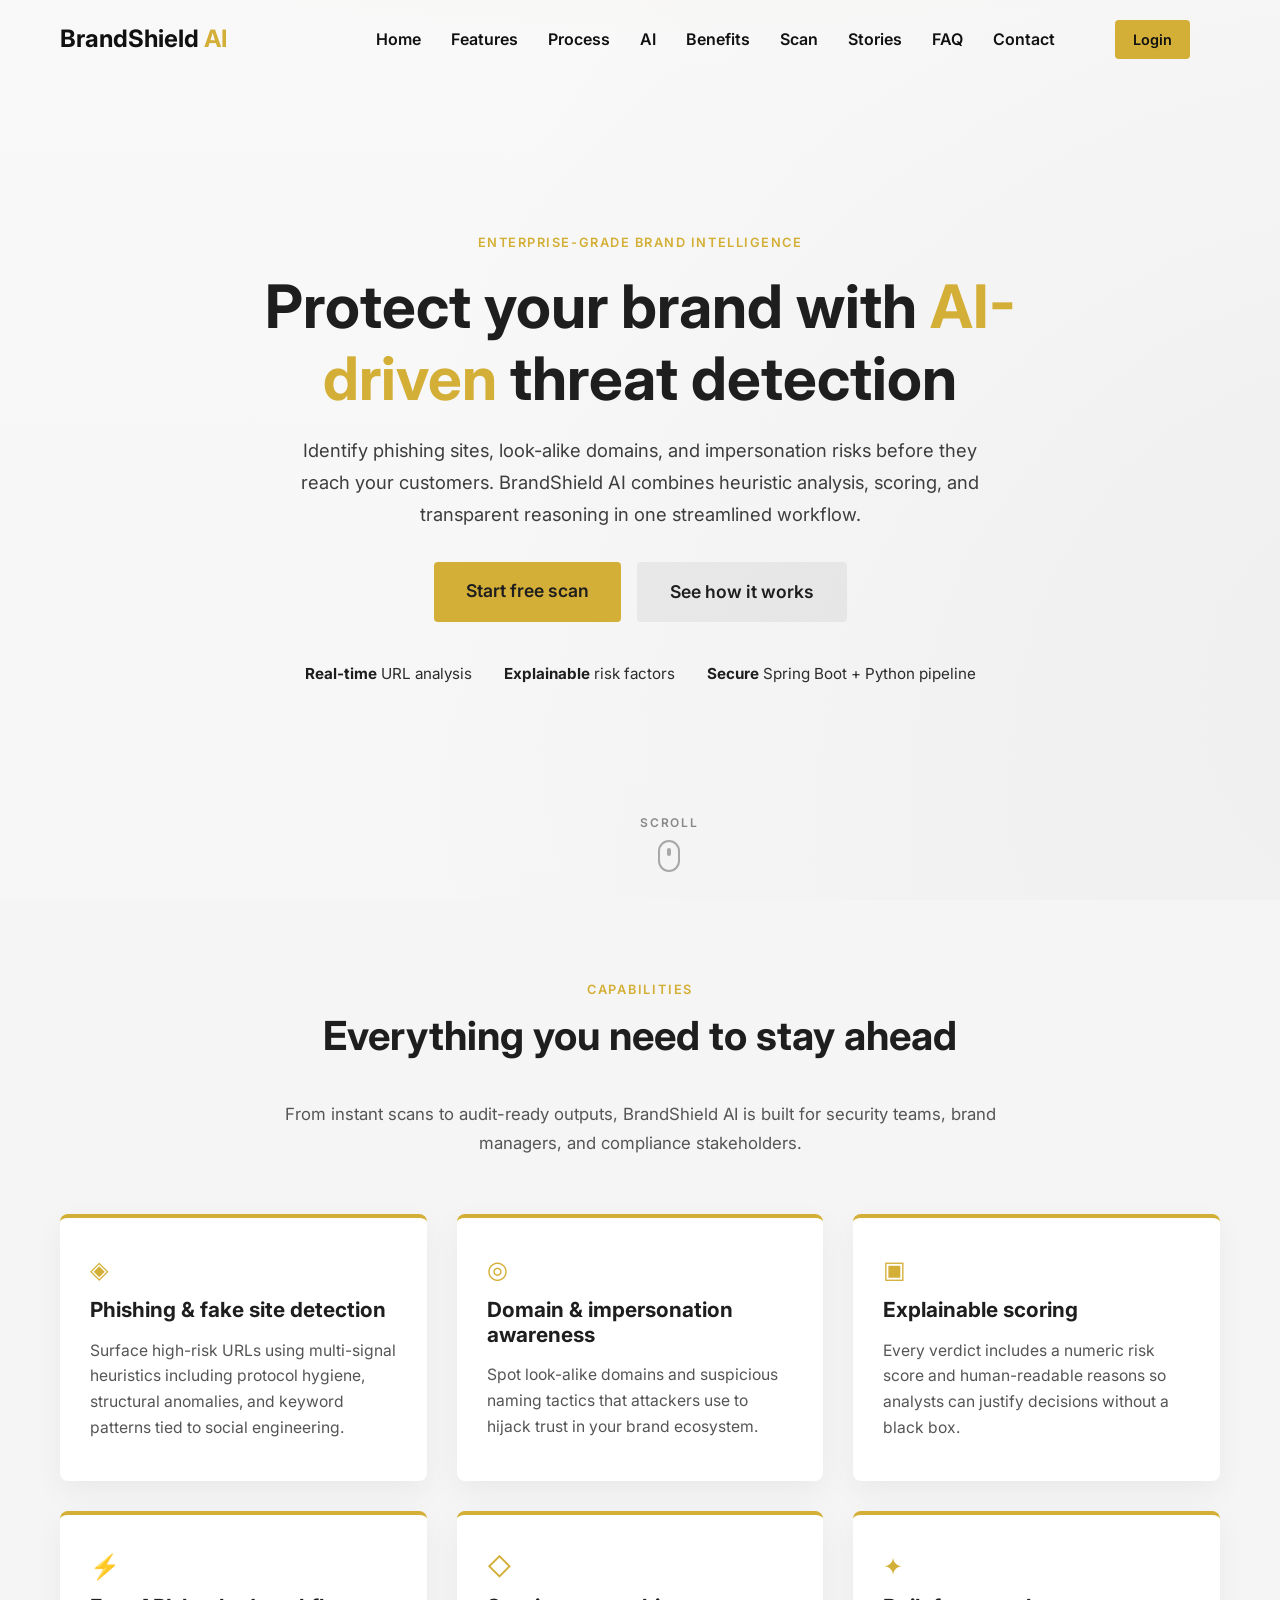
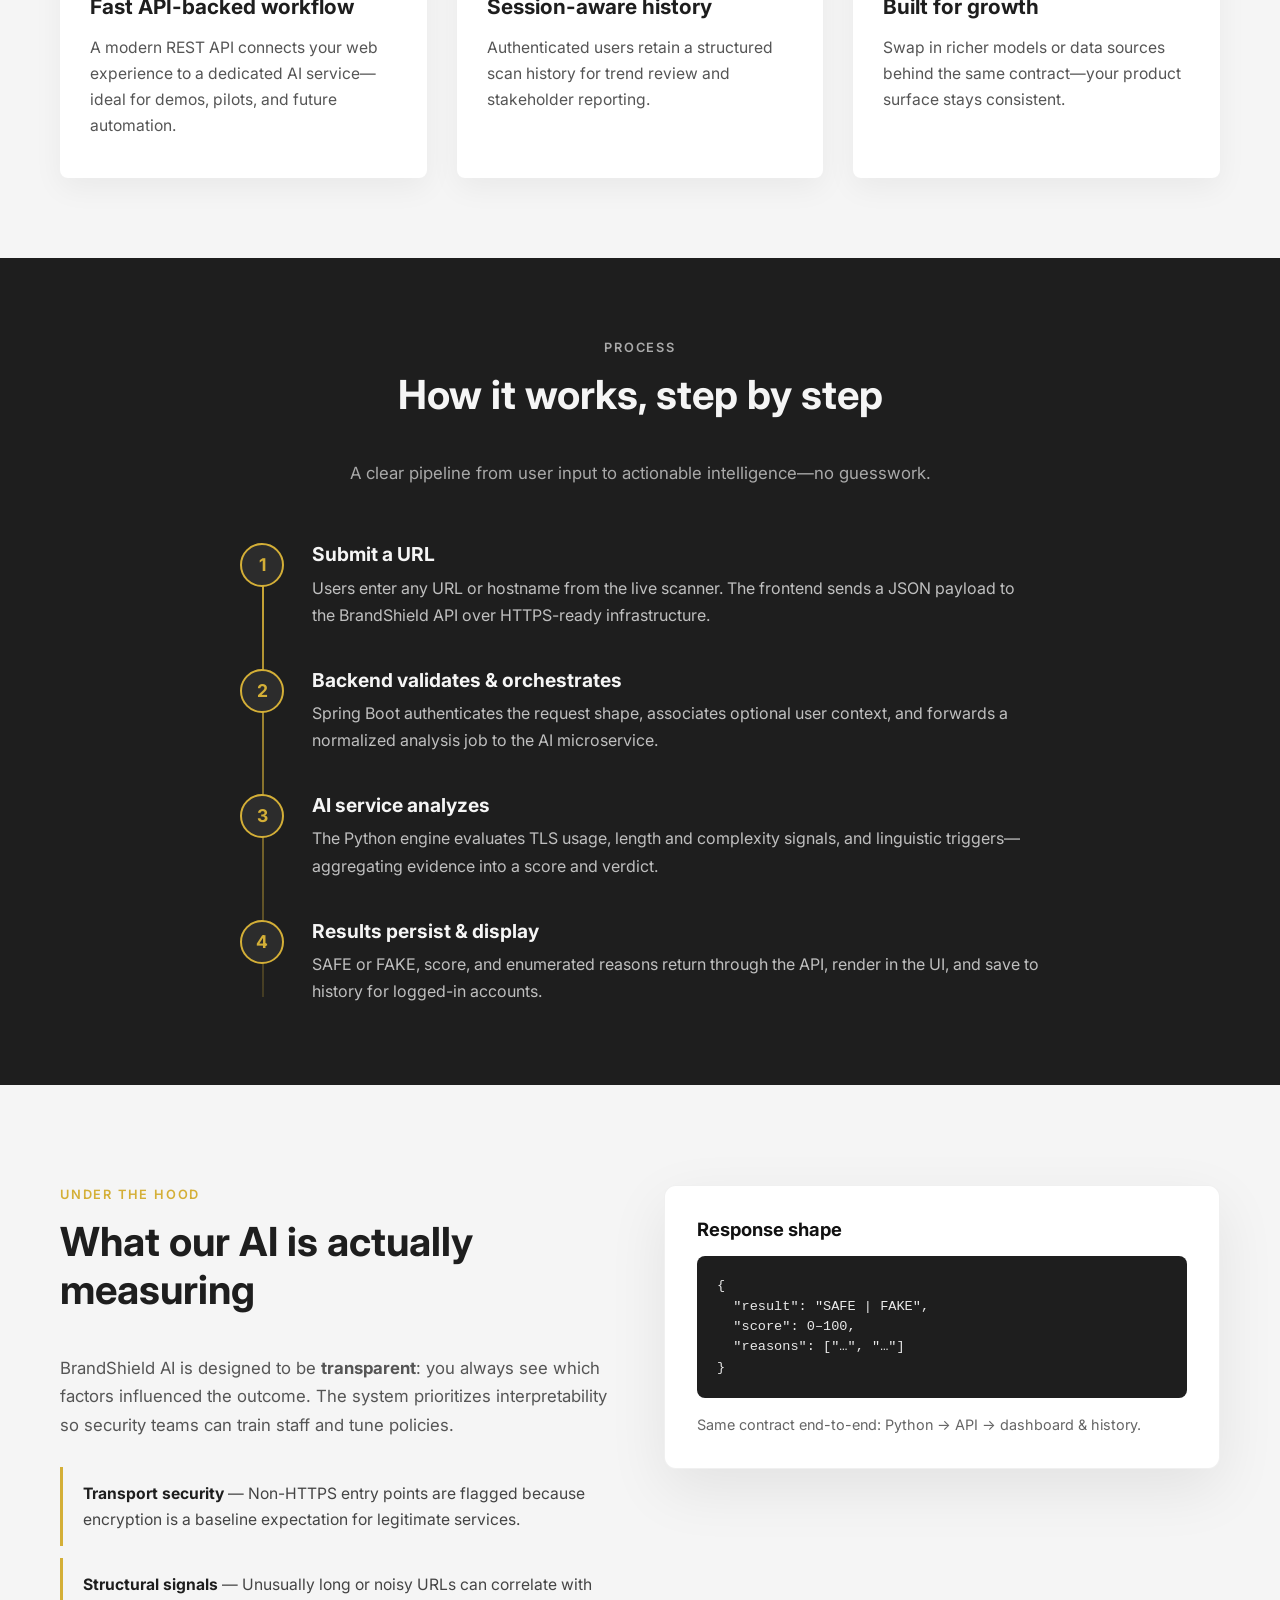
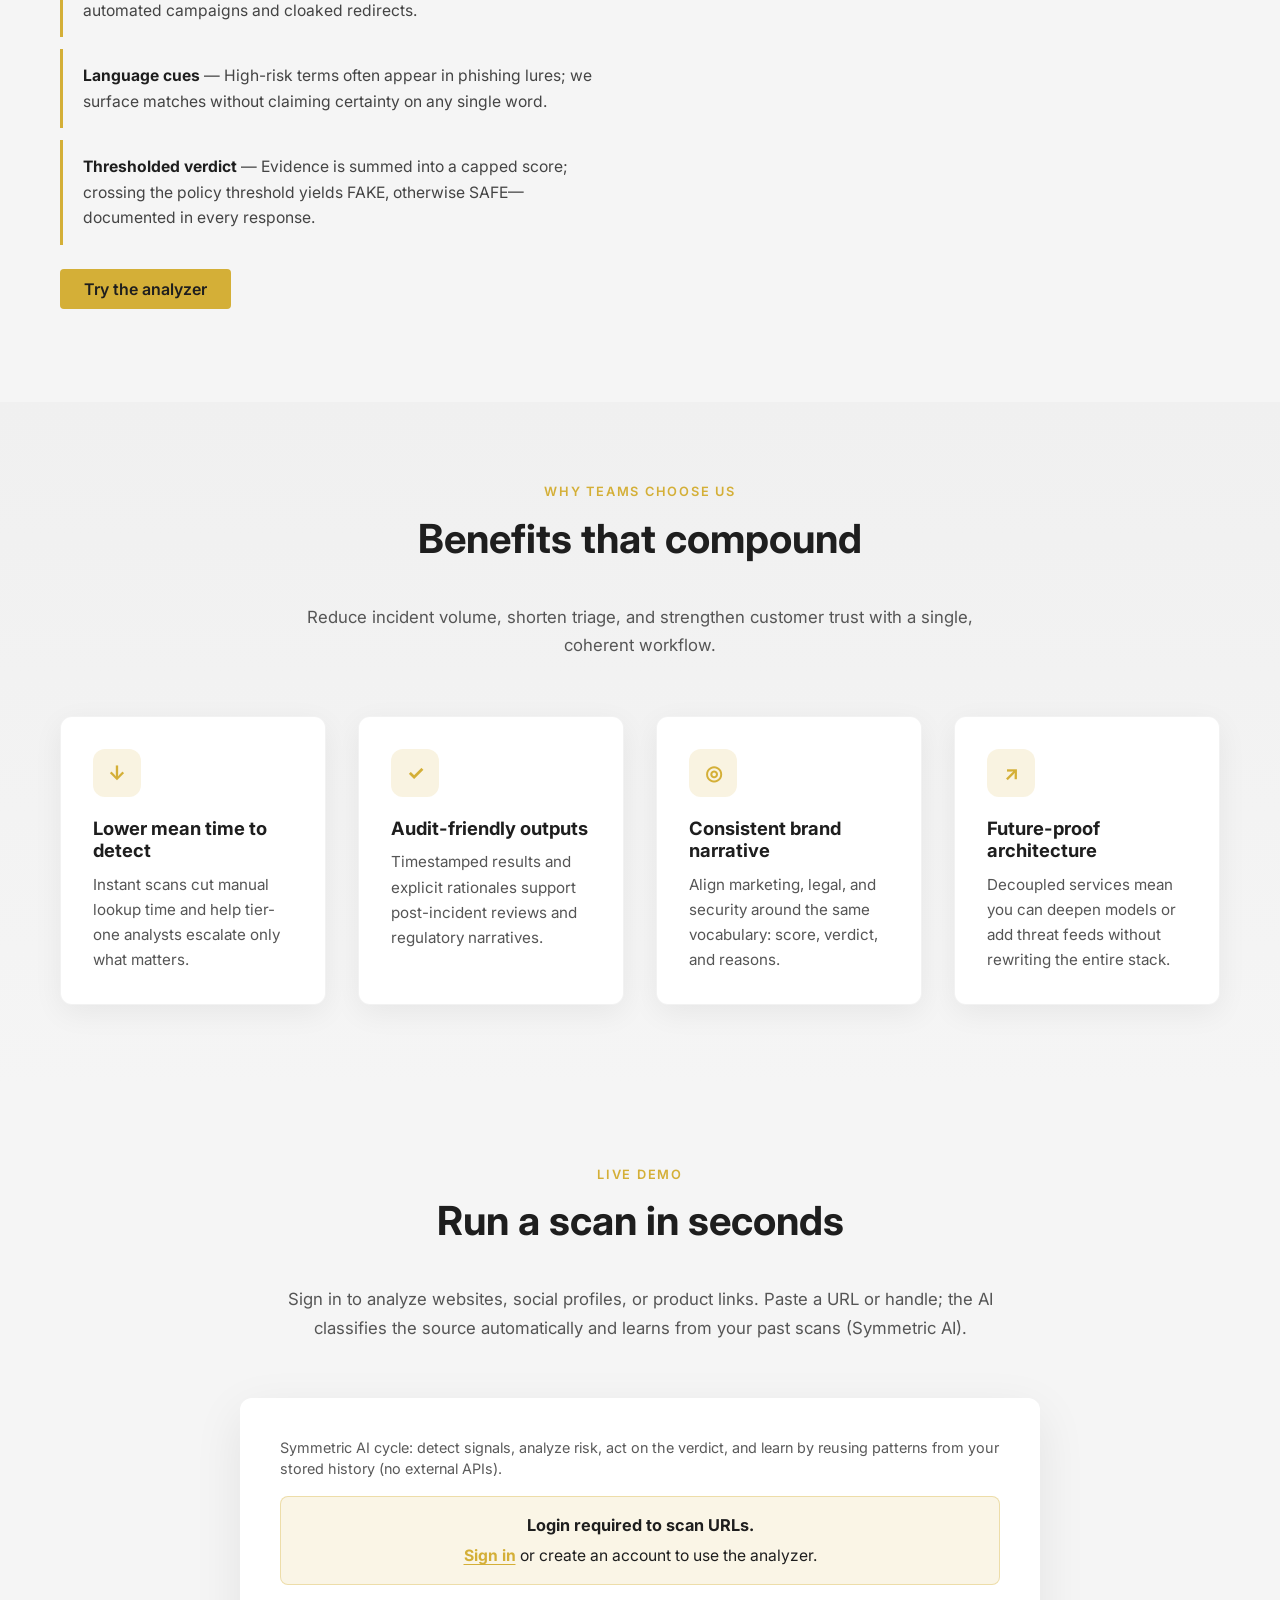
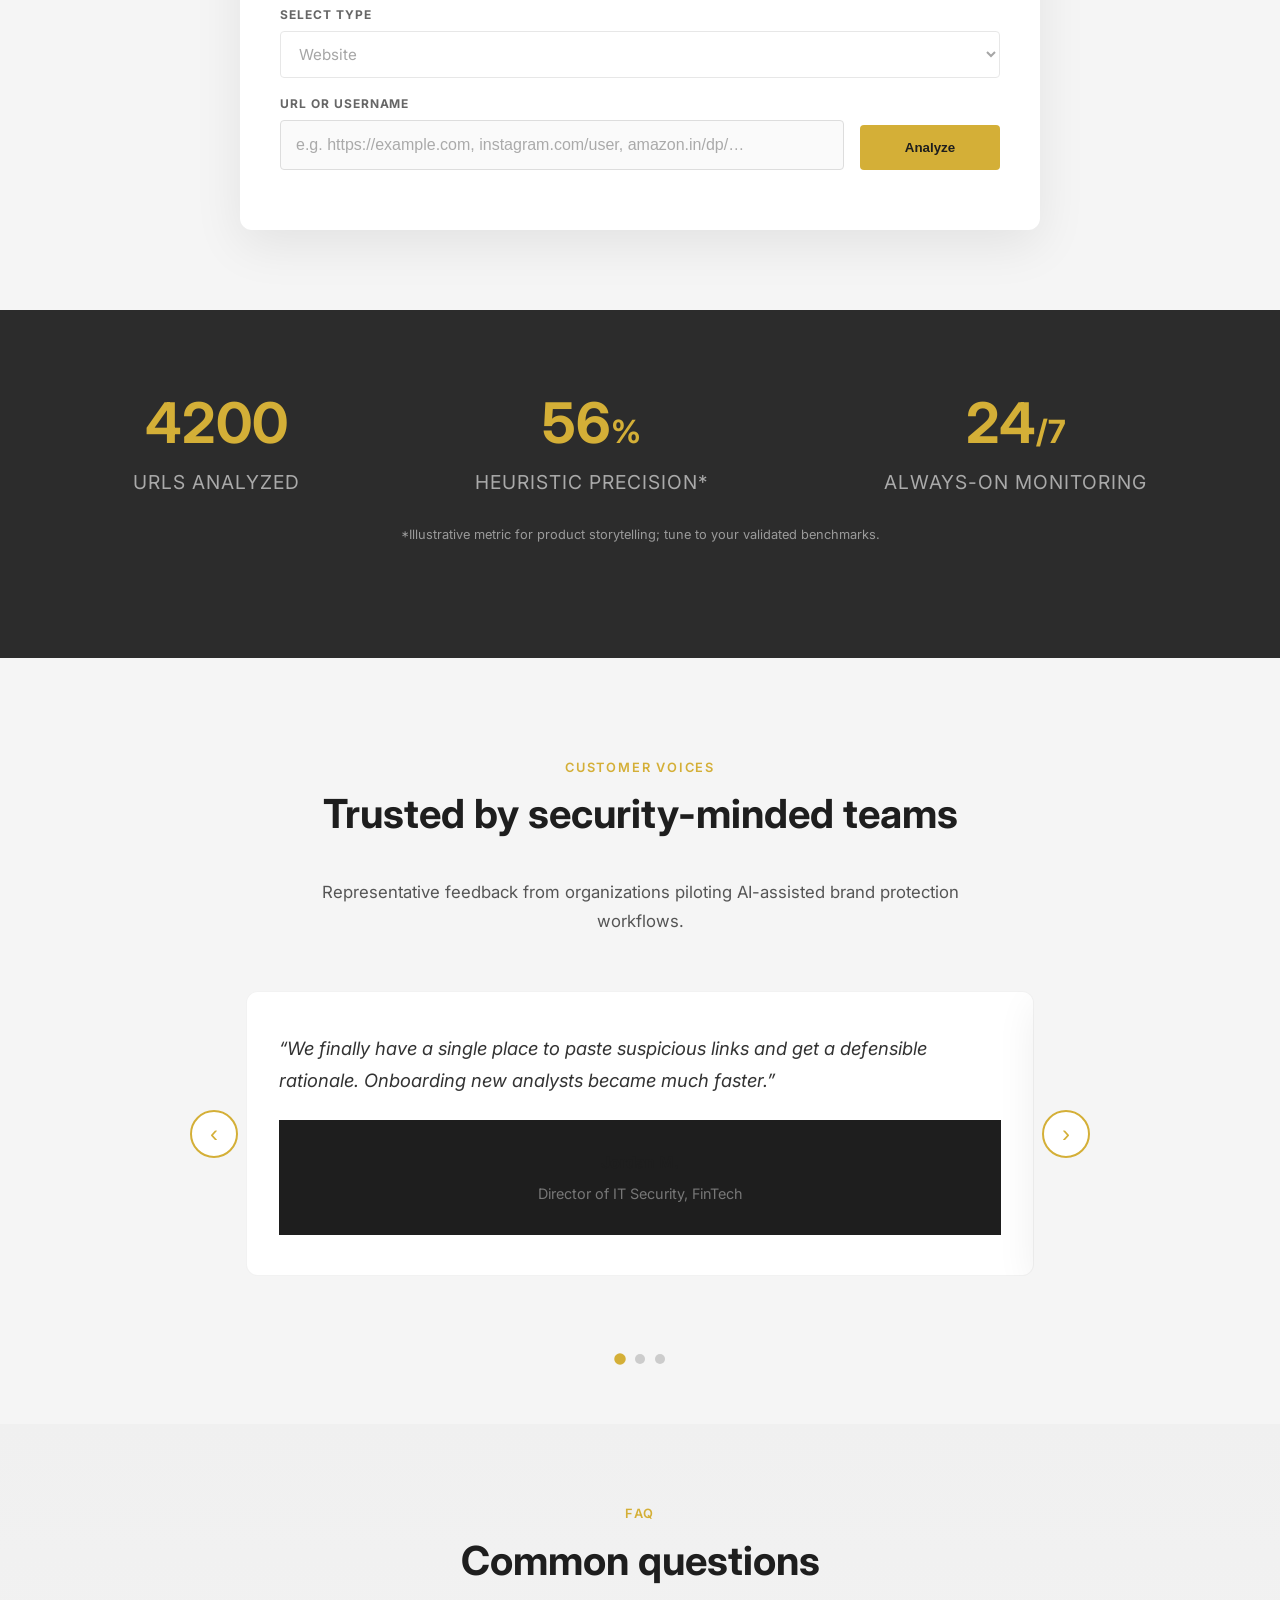
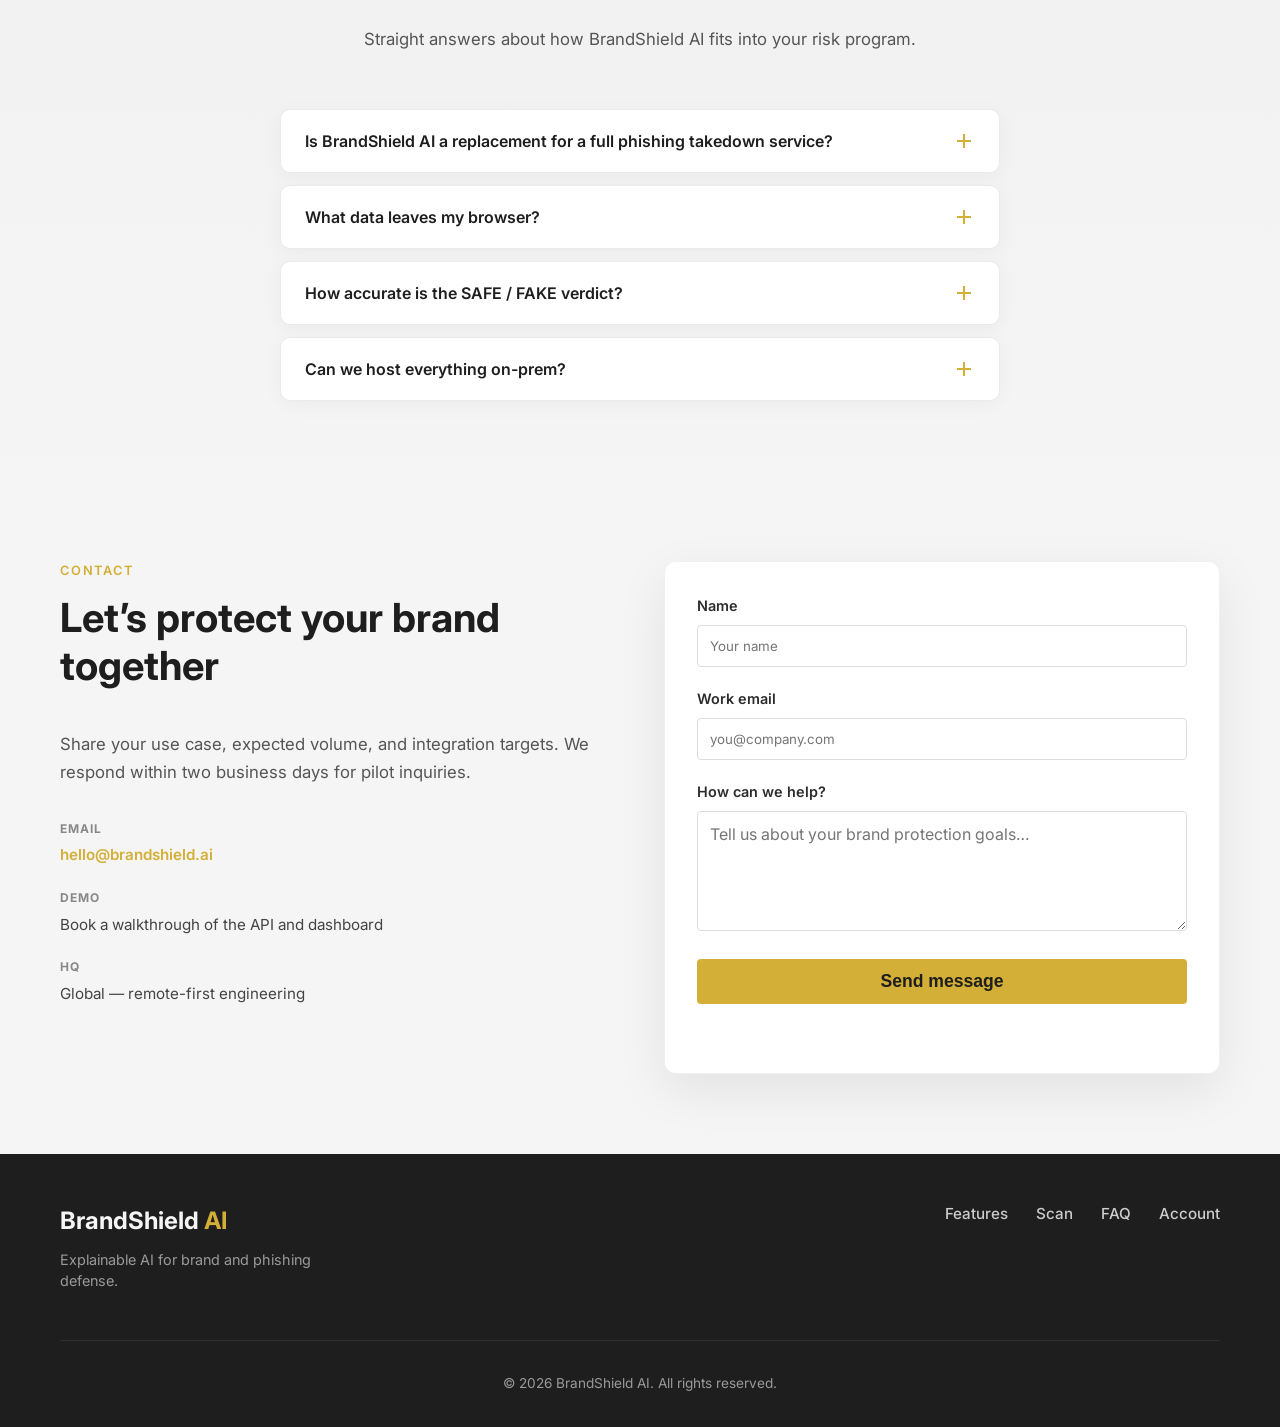
<file: frontend/index.html>
<!DOCTYPE html>
<html lang="en">
<head>
    <meta charset="UTF-8">
    <meta name="viewport" content="width=device-width, initial-scale=1.0">
    <title>BrandShield AI — AI-Powered Brand & Phishing Protection</title>
    <link href="https://fonts.googleapis.com/css2?family=Inter:wght@300;400;500;600;700&display=swap" rel="stylesheet">
    <link rel="stylesheet" href="css/style.css">
</head>
<body class="page-home">

    <nav class="navbar" id="navbar" aria-label="Primary">
        <div class="nav-container">
            <a href="#home" class="logo">BrandShield <span>AI</span></a>
            <div class="menu-icon" id="menu-icon" role="button" tabindex="0" aria-label="Open menu" aria-expanded="false">
                <span></span>
                <span></span>
                <span></span>
            </div>
            <ul class="nav-links" id="nav-links">
                <li><a href="#home">Home</a></li>
                <li><a href="#features">Features</a></li>
                <li><a href="#how-it-works">Process</a></li>
                <li><a href="#ai-explain">AI</a></li>
                <li><a href="#benefits">Benefits</a></li>
                <li><a href="#detection">Scan</a></li>
                <li><a href="#testimonials">Stories</a></li>
                <li><a href="#faq">FAQ</a></li>
                <li><a href="#contact">Contact</a></li>
                <li><a href="dashboard.html" id="nav-dashboard" style="display: none;">Dashboard</a></li>
                <li><a href="auth.html" id="nav-auth" class="btn-primary nav-btn">Login</a></li>
                <li><a href="#" id="nav-logout" class="btn-secondary nav-btn" style="display: none;">Logout</a></li>
            </ul>
        </div>
    </nav>

    <!-- Hero -->
    <section id="home" class="hero">
        <div class="hero-bg" aria-hidden="true"></div>
        <div class="hero-inner container">
            <div class="hero-content fade-in-up">
                <p class="hero-eyebrow">Enterprise-grade brand intelligence</p>
                <h1>Protect your brand with <span class="accent-gold">AI-driven</span> threat detection</h1>
                <p class="hero-lead">Identify phishing sites, look-alike domains, and impersonation risks before they reach your customers. BrandShield AI combines heuristic analysis, scoring, and transparent reasoning in one streamlined workflow.</p>
                <div class="hero-cta-row">
                    <a href="#detection" class="btn-primary btn-large">Start free scan</a>
                    <a href="#how-it-works" class="btn-secondary btn-large hero-cta-secondary">See how it works</a>
                </div>
                <ul class="hero-trust fade-in-up delay-1" aria-label="Highlights">
                    <li><strong>Real-time</strong> URL analysis</li>
                    <li><strong>Explainable</strong> risk factors</li>
                    <li><strong>Secure</strong> Spring Boot + Python pipeline</li>
                </ul>
            </div>
        </div>
        <a href="#features" class="hero-scroll-hint fade-in-up delay-2" aria-label="Scroll to features">Scroll<span class="hero-scroll-icon"></span></a>
    </section>

    <!-- Features -->
    <section id="features" class="features section">
        <div class="container">
            <header class="section-header fade-in-up">
                <p class="section-label">Capabilities</p>
                <h2 class="section-title">Everything you need to stay ahead</h2>
                <p class="section-subtitle">From instant scans to audit-ready outputs, BrandShield AI is built for security teams, brand managers, and compliance stakeholders.</p>
            </header>
            <div class="cards-grid cards-grid-6">
                <article class="card fade-in-up delay-1">
                    <span class="card-icon" aria-hidden="true">◈</span>
                    <h3>Phishing &amp; fake site detection</h3>
                    <p>Surface high-risk URLs using multi-signal heuristics including protocol hygiene, structural anomalies, and keyword patterns tied to social engineering.</p>
                </article>
                <article class="card fade-in-up delay-2">
                    <span class="card-icon" aria-hidden="true">◎</span>
                    <h3>Domain &amp; impersonation awareness</h3>
                    <p>Spot look-alike domains and suspicious naming tactics that attackers use to hijack trust in your brand ecosystem.</p>
                </article>
                <article class="card fade-in-up delay-3">
                    <span class="card-icon" aria-hidden="true">▣</span>
                    <h3>Explainable scoring</h3>
                    <p>Every verdict includes a numeric risk score and human-readable reasons so analysts can justify decisions without a black box.</p>
                </article>
                <article class="card fade-in-up delay-4">
                    <span class="card-icon" aria-hidden="true">⚡</span>
                    <h3>Fast API-backed workflow</h3>
                    <p>A modern REST API connects your web experience to a dedicated AI service—ideal for demos, pilots, and future automation.</p>
                </article>
                <article class="card fade-in-up delay-1">
                    <span class="card-icon" aria-hidden="true">◇</span>
                    <h3>Session-aware history</h3>
                    <p>Authenticated users retain a structured scan history for trend review and stakeholder reporting.</p>
                </article>
                <article class="card fade-in-up delay-2">
                    <span class="card-icon" aria-hidden="true">✦</span>
                    <h3>Built for growth</h3>
                    <p>Swap in richer models or data sources behind the same contract—your product surface stays consistent.</p>
                </article>
            </div>
        </div>
    </section>

    <!-- How it works -->
    <section id="how-it-works" class="how-it-works section bg-dark text-light">
        <div class="container">
            <header class="section-header fade-in-up">
                <p class="section-label text-dim">Process</p>
                <h2 class="section-title">How it works, step by step</h2>
                <p class="section-subtitle text-dim">A clear pipeline from user input to actionable intelligence—no guesswork.</p>
            </header>
            <ol class="steps-timeline">
                <li class="step-item fade-in-up delay-1">
                    <span class="step-num">1</span>
                    <div class="step-body">
                        <h3>Submit a URL</h3>
                        <p>Users enter any URL or hostname from the live scanner. The frontend sends a JSON payload to the BrandShield API over HTTPS-ready infrastructure.</p>
                    </div>
                </li>
                <li class="step-item fade-in-up delay-2">
                    <span class="step-num">2</span>
                    <div class="step-body">
                        <h3>Backend validates &amp; orchestrates</h3>
                        <p>Spring Boot authenticates the request shape, associates optional user context, and forwards a normalized analysis job to the AI microservice.</p>
                    </div>
                </li>
                <li class="step-item fade-in-up delay-3">
                    <span class="step-num">3</span>
                    <div class="step-body">
                        <h3>AI service analyzes</h3>
                        <p>The Python engine evaluates TLS usage, length and complexity signals, and linguistic triggers—aggregating evidence into a score and verdict.</p>
                    </div>
                </li>
                <li class="step-item fade-in-up delay-4">
                    <span class="step-num">4</span>
                    <div class="step-body">
                        <h3>Results persist &amp; display</h3>
                        <p>SAFE or FAKE, score, and enumerated reasons return through the API, render in the UI, and save to history for logged-in accounts.</p>
                    </div>
                </li>
            </ol>
        </div>
    </section>

    <!-- AI explanation -->
    <section id="ai-explain" class="ai-explain section">
        <div class="container">
            <div class="ai-split">
                <div class="ai-copy fade-in-up">
                    <p class="section-label">Under the hood</p>
                    <h2 class="section-title section-title-left">What our AI is actually measuring</h2>
                    <p class="section-subtitle section-subtitle-left">BrandShield AI is designed to be <strong>transparent</strong>: you always see which factors influenced the outcome. The system prioritizes interpretability so security teams can train staff and tune policies.</p>
                    <ul class="ai-points">
                        <li><strong>Transport security</strong> — Non-HTTPS entry points are flagged because encryption is a baseline expectation for legitimate services.</li>
                        <li><strong>Structural signals</strong> — Unusually long or noisy URLs can correlate with automated campaigns and cloaked redirects.</li>
                        <li><strong>Language cues</strong> — High-risk terms often appear in phishing lures; we surface matches without claiming certainty on any single word.</li>
                        <li><strong>Thresholded verdict</strong> — Evidence is summed into a capped score; crossing the policy threshold yields FAKE, otherwise SAFE—documented in every response.</li>
                    </ul>
                    <a href="#detection" class="btn-primary">Try the analyzer</a>
                </div>
                <div class="ai-panel fade-in-up delay-1">
                    <div class="ai-panel-card">
                        <h3>Response shape</h3>
                        <pre class="ai-code" aria-label="Example JSON response"><code>{
  "result": "SAFE | FAKE",
  "score": 0–100,
  "reasons": ["…", "…"]
}</code></pre>
                        <p class="ai-panel-note">Same contract end-to-end: Python → API → dashboard &amp; history.</p>
                    </div>
                </div>
            </div>
        </div>
    </section>

    <!-- Benefits -->
    <section id="benefits" class="benefits section bg-subtle">
        <div class="container">
            <header class="section-header fade-in-up">
                <p class="section-label">Why teams choose us</p>
                <h2 class="section-title">Benefits that compound</h2>
                <p class="section-subtitle">Reduce incident volume, shorten triage, and strengthen customer trust with a single, coherent workflow.</p>
            </header>
            <div class="benefits-grid">
                <div class="benefit-item fade-in-up delay-1">
                    <span class="benefit-stat">↓</span>
                    <h3>Lower mean time to detect</h3>
                    <p>Instant scans cut manual lookup time and help tier-one analysts escalate only what matters.</p>
                </div>
                <div class="benefit-item fade-in-up delay-2">
                    <span class="benefit-stat">✓</span>
                    <h3>Audit-friendly outputs</h3>
                    <p>Timestamped results and explicit rationales support post-incident reviews and regulatory narratives.</p>
                </div>
                <div class="benefit-item fade-in-up delay-3">
                    <span class="benefit-stat">◎</span>
                    <h3>Consistent brand narrative</h3>
                    <p>Align marketing, legal, and security around the same vocabulary: score, verdict, and reasons.</p>
                </div>
                <div class="benefit-item fade-in-up delay-4">
                    <span class="benefit-stat">↗</span>
                    <h3>Future-proof architecture</h3>
                    <p>Decoupled services mean you can deepen models or add threat feeds without rewriting the entire stack.</p>
                </div>
            </div>
        </div>
    </section>

    <!-- Live Detection -->
    <section id="detection" class="detection section">
        <div class="container">
            <header class="section-header fade-in-up">
                <p class="section-label">Live demo</p>
                <h2 class="section-title">Run a scan in seconds</h2>
                <p class="section-subtitle">Sign in to analyze websites, social profiles, or product links. Paste a URL or handle; the AI classifies the source automatically and learns from your past scans (Symmetric AI).</p>
            </header>
            <div class="detection-box fade-in-up">
                <p class="symmetric-ai-hint" role="note">Symmetric AI cycle: detect signals, analyze risk, act on the verdict, and learn by reusing patterns from your stored history (no external APIs).</p>
                <p id="detection-auth-notice" class="detection-auth-notice hidden" role="status">
                    <strong>Login required to scan URLs.</strong>
                    <a href="auth.html" class="detection-auth-link">Sign in</a> or create an account to use the analyzer.
                </p>
                <form id="detect-form" class="detect-form-grid">
                    <div class="detect-field detect-field-full">
                        <label for="detect-source-type" class="detect-label">Select type</label>
                        <select id="detect-source-type" name="sourceType" class="detect-select" aria-label="What you are analyzing">
                            <option value="WEBSITE">Website</option>
                            <option value="SOCIAL_MEDIA">Social media</option>
                            <option value="PRODUCT">Product link</option>
                        </select>
                    </div>
                    <div class="detect-row-input">
                        <div class="detect-field detect-field-grow">
                            <label for="url-input" class="detect-label">URL or username</label>
                            <input type="text" id="url-input" name="url" inputmode="url" autocomplete="url" placeholder="e.g. https://example.com, instagram.com/user, amazon.in/dp/…" required aria-label="URL or username to analyze">
                        </div>
                        <div class="detect-field detect-field-btn">
                            <label class="detect-label detect-label-spacer" aria-hidden="true">&nbsp;</label>
                            <button type="submit" id="btn-analyze" class="btn-primary btn-analyze-full">Analyze</button>
                        </div>
                    </div>
                </form>
                <div id="loading-wrap" class="loading-wrap hidden" aria-live="polite" aria-busy="false">
                    <div id="loading" class="loading-spinner" aria-hidden="true"></div>
                    <p class="loading-text">Analyzing…</p>
                </div>
                <div id="result-box" class="result-box hidden" role="status">
                    <p id="result-source-type" class="result-source-type hidden" aria-label="Detected source"></p>
                    <p id="symmetric-ai-banner" class="symmetric-ai-banner hidden" role="status" aria-live="polite"></p>
                    <div class="result-header">
                        <div class="result-title-row">
                            <span class="result-prefix">Verdict</span>
                            <h3 id="result-text" class="result-verdict"></h3>
                        </div>
                        <span id="score-indicator" class="score">Score: <span id="score-value"></span>/100</span>
                    </div>
                    <div class="score-bar-wrap" id="score-bar-wrap" aria-hidden="true">
                        <div class="score-bar-label-row">
                            <span>0</span>
                            <span>Risk level</span>
                            <span>100</span>
                        </div>
                        <div class="score-bar-track">
                            <div id="score-bar-fill" class="score-bar-fill" style="width: 0%"></div>
                        </div>
                    </div>
                    <ul id="reasons-list" class="reasons-list"></ul>
                </div>
            </div>
        </div>
    </section>

    <!-- Stats -->
    <section id="stats" class="stats section bg-charcoal text-light">
        <div class="container stats-grid pb-2">
            <div class="stat-item fade-in-up">
                <h2 class="counter" data-target="15000">0</h2>
                <p>URLs analyzed</p>
            </div>
            <div class="stat-item fade-in-up delay-1">
                <h2 class="counter" data-target="99">0</h2><span class="stat-suffix">%</span>
                <p>Heuristic precision*</p>
            </div>
            <div class="stat-item fade-in-up delay-2">
                <h2 class="counter" data-target="24">0</h2><span class="stat-suffix">/7</span>
                <p>Always-on monitoring</p>
            </div>
        </div>
        <p class="stats-footnote container text-dim">*Illustrative metric for product storytelling; tune to your validated benchmarks.</p>
    </section>

    <!-- Testimonials -->
    <section id="testimonials" class="testimonials section">
        <div class="container">
            <header class="section-header fade-in-up">
                <p class="section-label">Customer voices</p>
                <h2 class="section-title">Trusted by security-minded teams</h2>
                <p class="section-subtitle">Representative feedback from organizations piloting AI-assisted brand protection workflows.</p>
            </header>
            <div class="carousel fade-in-up" id="testimonial-carousel" aria-roledescription="carousel">
                <button type="button" class="carousel-btn carousel-prev" id="carousel-prev" aria-label="Previous testimonial">‹</button>
                <div class="carousel-viewport">
                    <div class="carousel-track" id="carousel-track">
                        <blockquote class="carousel-slide">
                            <p>“We finally have a single place to paste suspicious links and get a defensible rationale. Onboarding new analysts became much faster.”</p>
                            <footer><cite>Jordan M.</cite><span class="carousel-role">Director of IT Security, FinTech</span></footer>
                        </blockquote>
                        <blockquote class="carousel-slide">
                            <p>“The score plus reasons format is exactly what our legal team asks for after a phishing spike. It keeps everyone aligned.”</p>
                            <footer><cite>Priya S.</cite><span class="carousel-role">Brand &amp; Compliance Lead</span></footer>
                        </blockquote>
                        <blockquote class="carousel-slide">
                            <p>“API-first design was the selling point. We started with the web demo and are now wiring the same contract into our SOC playbooks.”</p>
                            <footer><cite>Alex R.</cite><span class="carousel-role">SOC Manager, SaaS</span></footer>
                        </blockquote>
                    </div>
                </div>
                <button type="button" class="carousel-btn carousel-next" id="carousel-next" aria-label="Next testimonial">›</button>
                <div class="carousel-dots" id="carousel-dots" role="tablist" aria-label="Testimonial slides"></div>
            </div>
        </div>
    </section>

    <!-- FAQ -->
    <section id="faq" class="faq section bg-subtle">
        <div class="container container-narrow">
            <header class="section-header fade-in-up">
                <p class="section-label">FAQ</p>
                <h2 class="section-title">Common questions</h2>
                <p class="section-subtitle">Straight answers about how BrandShield AI fits into your risk program.</p>
            </header>
            <div class="faq-list fade-in-up" id="faq-list">
                <div class="faq-item">
                    <button type="button" class="faq-trigger" aria-expanded="false" id="faq-btn-0" aria-controls="faq-panel-0">
                        <span>Is BrandShield AI a replacement for a full phishing takedown service?</span>
                        <span class="faq-icon" aria-hidden="true"></span>
                    </button>
                    <div class="faq-panel" id="faq-panel-0" role="region" aria-labelledby="faq-btn-0" hidden>
                        <p>No. It accelerates triage and documentation. For enforcement and registrar workflows, pair it with your existing abuse and legal processes.</p>
                    </div>
                </div>
                <div class="faq-item">
                    <button type="button" class="faq-trigger" aria-expanded="false" id="faq-btn-1" aria-controls="faq-panel-1">
                        <span>What data leaves my browser?</span>
                        <span class="faq-icon" aria-hidden="true"></span>
                    </button>
                    <div class="faq-panel" id="faq-panel-1" role="region" aria-labelledby="faq-btn-1" hidden>
                        <p>The scanner sends the URL you submit (and an optional user identifier when logged in) to the BrandShield API. Do not submit highly sensitive internal URLs if your policy forbids it.</p>
                    </div>
                </div>
                <div class="faq-item">
                    <button type="button" class="faq-trigger" aria-expanded="false" id="faq-btn-2" aria-controls="faq-panel-2">
                        <span>How accurate is the SAFE / FAKE verdict?</span>
                        <span class="faq-icon" aria-hidden="true"></span>
                    </button>
                    <div class="faq-panel" id="faq-panel-2" role="region" aria-labelledby="faq-btn-2" hidden>
                        <p>Verdicts follow a documented scoring policy. Accuracy depends on your threat landscape and any customizations you add. Use outputs as decision support, not sole legal proof.</p>
                    </div>
                </div>
                <div class="faq-item">
                    <button type="button" class="faq-trigger" aria-expanded="false" id="faq-btn-3" aria-controls="faq-panel-3">
                        <span>Can we host everything on-prem?</span>
                        <span class="faq-icon" aria-hidden="true"></span>
                    </button>
                    <div class="faq-panel" id="faq-panel-3" role="region" aria-labelledby="faq-btn-3" hidden>
                        <p>The reference architecture is split across a Spring Boot service and a Python AI worker for clarity. Enterprise deployments can containerize both and run them entirely inside your perimeter.</p>
                    </div>
                </div>
            </div>
        </div>
    </section>

    <!-- Contact -->
    <section id="contact" class="contact section">
        <div class="container">
            <div class="contact-grid">
                <div class="contact-copy fade-in-up">
                    <p class="section-label">Contact</p>
                    <h2 class="section-title section-title-left">Let’s protect your brand together</h2>
                    <p class="section-subtitle section-subtitle-left">Share your use case, expected volume, and integration targets. We respond within two business days for pilot inquiries.</p>
                    <ul class="contact-details">
                        <li><strong>Email</strong><a href="mailto:hello@brandshield.ai">hello@brandshield.ai</a></li>
                        <li><strong>Demo</strong><span>Book a walkthrough of the API and dashboard</span></li>
                        <li><strong>HQ</strong><span>Global — remote-first engineering</span></li>
                    </ul>
                </div>
                <form class="contact-form fade-in-up delay-1" id="contact-form" novalidate>
                    <div class="input-group">
                        <label for="contact-name">Name</label>
                        <input type="text" id="contact-name" name="name" autocomplete="name" required placeholder="Your name">
                    </div>
                    <div class="input-group">
                        <label for="contact-email">Work email</label>
                        <input type="email" id="contact-email" name="email" autocomplete="email" required placeholder="you@company.com">
                    </div>
                    <div class="input-group">
                        <label for="contact-msg">How can we help?</label>
                        <textarea id="contact-msg" name="message" rows="4" required placeholder="Tell us about your brand protection goals…"></textarea>
                    </div>
                    <button type="submit" class="btn-primary btn-full">Send message</button>
                    <p class="contact-form-note" id="contact-form-status" role="status" aria-live="polite"></p>
                </form>
            </div>
        </div>
    </section>

    <footer class="site-footer">
        <div class="container footer-inner">
            <div class="footer-brand">
                <span class="logo">BrandShield <span>AI</span></span>
                <p>Explainable AI for brand and phishing defense.</p>
            </div>
            <nav class="footer-nav" aria-label="Footer">
                <a href="#features">Features</a>
                <a href="#detection">Scan</a>
                <a href="#faq">FAQ</a>
                <a href="auth.html">Account</a>
            </nav>
            <p class="footer-copy">&copy; 2026 BrandShield AI. All rights reserved.</p>
        </div>
    </footer>

    <script src="js/main.js"></script>
    <script src="js/api.js"></script>
    <script>
        setupCounters();
        setupDetectionForm();
        updateNavAuth();
        initHomePageEnhancements();
    </script>
</body>
</html>
</file>
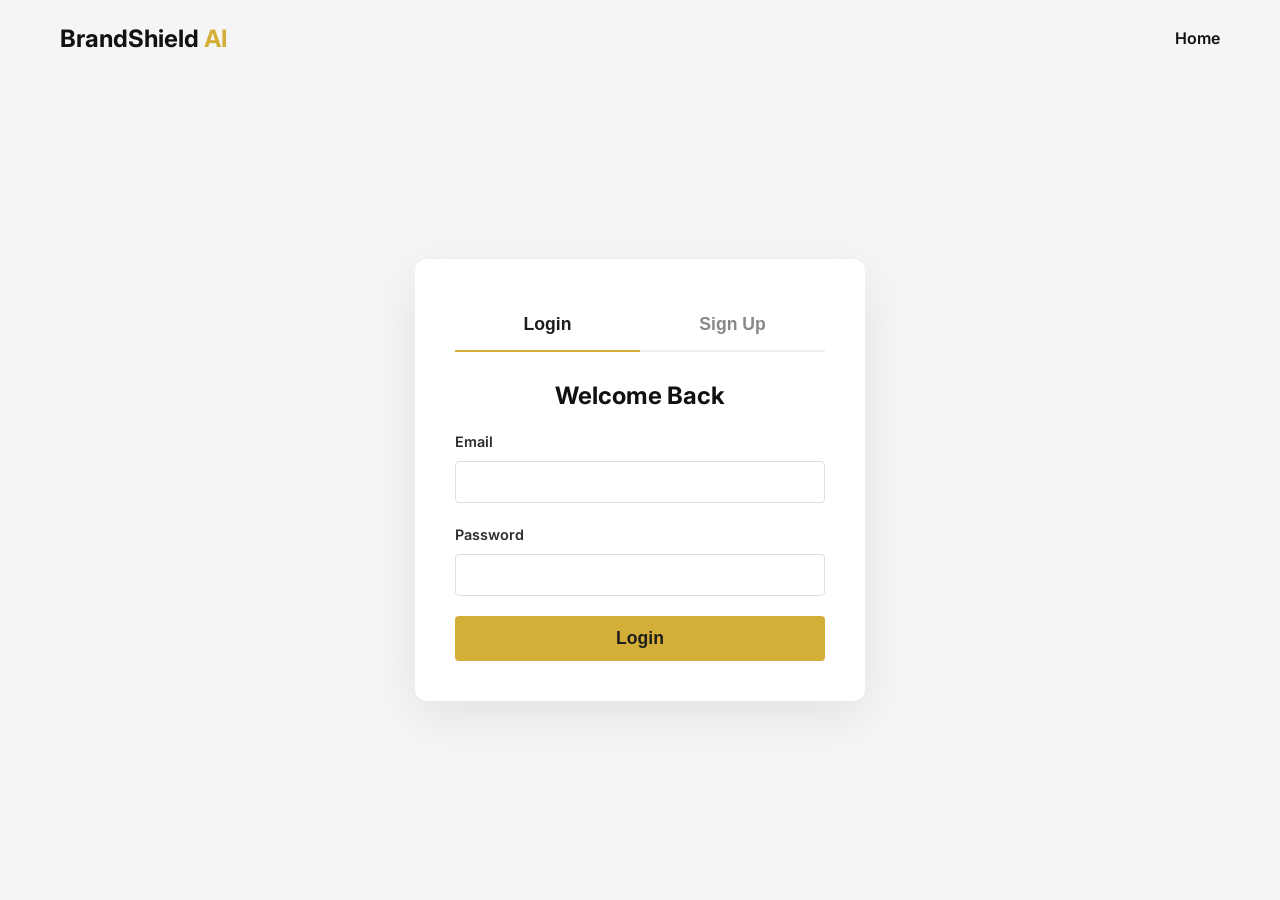
<file: frontend/auth.html>
<!DOCTYPE html>
<html lang="en">
<head>
    <meta charset="UTF-8">
    <meta name="viewport" content="width=device-width, initial-scale=1.0">
    <title>BrandShield AI - Login / Signup</title>
    <link href="https://fonts.googleapis.com/css2?family=Inter:wght@300;400;600;700&display=swap" rel="stylesheet">
    <link rel="stylesheet" href="css/style.css">
</head>
<body class="bg-light">

    <!-- Sticky Navbar -->
    <nav class="navbar" id="navbar">
        <div class="nav-container">
            <a href="index.html" class="logo">BrandShield <span>AI</span></a>
            <ul class="nav-links">
                <li><a href="index.html">Home</a></li>
            </ul>
        </div>
    </nav>

    <section class="auth-section">
        <div class="auth-container fade-in-up">
            <div class="auth-tabs">
                <button id="tab-login" class="tab active" onclick="switchAuthTab('login')">Login</button>
                <button id="tab-signup" class="tab" onclick="switchAuthTab('signup')">Sign Up</button>
            </div>
            
            <div class="auth-forms">
                <!-- Login Form -->
                <form id="form-login" class="auth-form active">
                    <h2>Welcome Back</h2>
                    <p class="error-msg" id="login-error"></p>
                    <div class="input-group">
                        <label for="login-email">Email</label>
                        <input type="email" id="login-email" required>
                    </div>
                    <div class="input-group">
                        <label for="login-password">Password</label>
                        <input type="password" id="login-password" required>
                    </div>
                    <button type="submit" class="btn-primary btn-full">Login</button>
                </form>

                <!-- Signup Form -->
                <form id="form-signup" class="auth-form hidden">
                    <h2>Create Account</h2>
                    <p class="error-msg" id="signup-error"></p>
                    <div class="input-group">
                        <label for="signup-name">Full Name</label>
                        <input type="text" id="signup-name" required>
                    </div>
                    <div class="input-group">
                        <label for="signup-email">Email</label>
                        <input type="email" id="signup-email" required>
                    </div>
                    <div class="input-group">
                        <label for="signup-password">Password</label>
                        <input type="password" id="signup-password" required>
                    </div>
                    <button type="submit" class="btn-primary btn-full">Sign Up</button>
                </form>
            </div>
        </div>
    </section>

    <script src="js/main.js"></script>
    <script src="js/api.js"></script>
    <script>
        setupAuthForms();
    </script>
</body>
</html>
</file>
<file: frontend/css/style.css>
/* Variables & Setup */
:root {
    --primary: #1E1E1E;
    --secondary: #2C2C2C;
    --accent-gold: #D4AF37;
    --accent-green: #2ECC71;
    --bg-light: #F5F5F5;
    --text-dark: #111111;
    --text-light: #F5F5F5;
    --font-main: 'Inter', sans-serif;
    --transition: all 0.3s ease;
}

* { margin: 0; padding: 0; box-sizing: border-box; }

body {
    font-family: var(--font-main);
    color: var(--text-dark);
    background-color: var(--bg-light);
    line-height: 1.6;
    overflow-x: hidden;
}

html { scroll-behavior: smooth; }

@media (prefers-reduced-motion: reduce) {
    html { scroll-behavior: auto; }
    .hero-bg { animation: none; opacity: 1; }
    .hero-scroll-icon::after { animation: none; }
    .carousel-track { transition: none; }
    .loading-spinner { animation: none; border-top-color: var(--accent-gold); }
    .fade-in-up {
        opacity: 1 !important;
        transform: none !important;
        transition: none !important;
    }
}

/* Offset in-page anchors below fixed navbar */
section[id],
footer.site-footer {
    scroll-margin-top: 88px;
}

ul { list-style: none; }
a { text-decoration: none; color: inherit; }

/* Utilities */
.container { max-width: 1200px; margin: 0 auto; padding: 0 20px; }
.section { padding: 80px 0; }
.section-title { font-size: 2.5rem; text-align: center; margin-bottom: 40px; color: var(--primary); }
.bg-dark { background-color: var(--primary); }
.bg-charcoal { background-color: var(--secondary); }
.bg-light { background-color: var(--bg-light); }
.text-light { color: var(--text-light); }
.text-light .section-title { color: var(--text-light); }
.accent-gold { color: var(--accent-gold); }
.hidden { display: none !important; }

/* Typography improvements */
h1, h2, h3 { font-weight: 700; line-height: 1.2; }

/* Buttons */
.btn-primary {
    background-color: var(--accent-gold);
    color: var(--primary);
    padding: 10px 24px;
    border: none;
    border-radius: 4px;
    font-weight: 600;
    cursor: pointer;
    transition: var(--transition);
}
.btn-primary:hover {
    background-color: #fce484;
    transform: translateY(-2px);
    box-shadow: 0 4px 10px rgba(212, 175, 55, 0.4);
}

.btn-secondary {
    background-color: transparent;
    border: 1px solid var(--accent-gold);
    color: var(--accent-gold);
    padding: 10px 24px;
    border-radius: 4px;
    font-weight: 600;
    cursor: pointer;
    transition: var(--transition);
}
.btn-secondary:hover {
    background-color: var(--accent-gold);
    color: var(--primary);
}

.btn-large { padding: 15px 32px; font-size: 1.1rem; }
.btn-full { width: 100%; padding: 12px; font-size: 1.1rem; }

/* Navbar */
.navbar {
    position: fixed;
    top: 0; left: 0; width: 100%;
    padding: 20px 0;
    background-color: transparent;
    transition: var(--transition);
    z-index: 1000;
}
.navbar.scrolled {
    background-color: var(--primary);
    padding: 15px 0;
    box-shadow: 0 4px 10px rgba(0,0,0,0.3);
}
.navbar.scrolled * { color: var(--text-light); }

.nav-container { display: flex; justify-content: space-between; align-items: center; max-width: 1200px; margin: 0 auto; padding: 0 20px;}
.logo { font-size: 1.5rem; font-weight: 700; color: var(--text-dark); transition: var(--transition); }
.navbar.scrolled .logo { color: var(--text-light); }
.logo span { color: var(--accent-gold); }

.nav-links { display: flex; align-items: center; gap: 30px; }
.nav-links a { font-weight: 600; transition: var(--transition); color: var(--text-dark); }
.navbar.scrolled .nav-links a { color: var(--text-light); }
.nav-links a:hover { color: var(--accent-gold); }

/* Hamburger */
.menu-icon { display: none; flex-direction: column; cursor: pointer; gap: 5px; z-index: 1001; }
.menu-icon span { width: 25px; height: 3px; background-color: var(--primary); transition: var(--transition); }
.navbar.scrolled .menu-icon span { background-color: var(--text-light); }

/* Hero Section */
.hero {
    min-height: 100vh;
    min-height: 100dvh;
    display: flex;
    flex-direction: column;
    align-items: center;
    justify-content: center;
    position: relative;
    padding: 120px 20px 100px;
    overflow: hidden;
}
.hero-inner { position: relative; z-index: 2; width: 100%; }
.hero-content {
    max-width: 920px;
    margin: 0 auto;
    text-align: center;
    position: relative;
    z-index: 2;
}
.hero-eyebrow {
    font-size: 0.8rem;
    font-weight: 600;
    letter-spacing: 0.12em;
    text-transform: uppercase;
    color: var(--accent-gold);
    margin-bottom: 1rem;
}
.hero h1 {
    font-size: clamp(2.25rem, 5vw, 3.75rem);
    margin-bottom: 1.25rem;
    color: var(--primary);
    font-weight: 700;
}
.hero-lead {
    font-size: 1.15rem;
    font-weight: 400;
    line-height: 1.75;
    margin-bottom: 2rem;
    color: #3d3d3d;
    max-width: 720px;
    margin-left: auto;
    margin-right: auto;
}
.hero-cta-row {
    display: flex;
    flex-wrap: wrap;
    gap: 1rem;
    justify-content: center;
    margin-bottom: 2.5rem;
}
.hero-cta-secondary {
    background: rgba(30, 30, 30, 0.06);
    border-color: transparent;
    color: var(--primary);
}
.hero-cta-secondary:hover {
    background: var(--primary);
    color: var(--text-light);
    border-color: var(--primary);
}
.hero-trust {
    display: flex;
    flex-wrap: wrap;
    justify-content: center;
    gap: 1.5rem 2rem;
    list-style: none;
    font-size: 0.95rem;
    color: var(--secondary);
}
.hero-trust strong { color: var(--primary); }
.hero-bg {
    position: absolute;
    top: 50%; left: 50%;
    transform: translate(-50%, -50%);
    width: 200%; height: 200%;
    background:
        radial-gradient(ellipse 80% 50% at 50% 0%, rgba(212, 175, 55, 0.12) 0%, transparent 55%),
        radial-gradient(circle at 80% 60%, rgba(30, 30, 30, 0.04) 0%, transparent 45%),
        linear-gradient(180deg, #fafafa 0%, var(--bg-light) 100%);
    z-index: 1;
    animation: heroPulse 14s ease-in-out infinite alternate;
}
@keyframes heroPulse {
    0% { opacity: 1; transform: translate(-50%, -50%) scale(1); }
    100% { opacity: 0.92; transform: translate(-50%, -50%) scale(1.03); }
}
.hero-scroll-hint {
    position: absolute;
    bottom: 28px;
    left: 50%;
    transform: translateX(-50%);
    z-index: 3;
    font-size: 0.75rem;
    font-weight: 600;
    letter-spacing: 0.15em;
    text-transform: uppercase;
    color: #888;
    display: flex;
    flex-direction: column;
    align-items: center;
    gap: 8px;
    transition: color 0.3s ease, transform 0.3s ease;
}
.hero-scroll-hint:hover { color: var(--accent-gold); transform: translateX(-50%) translateY(4px); }
.hero-scroll-icon {
    width: 22px;
    height: 32px;
    border: 2px solid currentColor;
    border-radius: 12px;
    position: relative;
    opacity: 0.7;
}
.hero-scroll-icon::after {
    content: "";
    position: absolute;
    top: 6px;
    left: 50%;
    width: 4px;
    height: 8px;
    margin-left: -2px;
    background: currentColor;
    border-radius: 2px;
    animation: scrollDot 2s ease-in-out infinite;
}
@keyframes scrollDot {
    0%, 100% { opacity: 1; transform: translateY(0); }
    50% { opacity: 0.3; transform: translateY(8px); }
}

/* Section headers */
.section-header { text-align: center; max-width: 720px; margin: 0 auto 3.5rem; }
.section-label {
    font-size: 0.8rem;
    font-weight: 600;
    letter-spacing: 0.14em;
    text-transform: uppercase;
    color: var(--accent-gold);
    margin-bottom: 0.75rem;
}
.text-dim { color: rgba(245, 245, 245, 0.65) !important; }
.bg-subtle { background: linear-gradient(180deg, #f0f0f0 0%, var(--bg-light) 100%); }
.section-subtitle {
    font-size: 1.05rem;
    color: #555;
    line-height: 1.7;
    margin-top: 0.75rem;
}
.text-light .section-subtitle { color: rgba(245, 245, 245, 0.75); }
.section-title-left { text-align: left; }
.section-subtitle-left { text-align: left; margin-left: 0; margin-right: 0; max-width: none; }
.container-narrow { max-width: 760px; }

/* Features */
.cards-grid { display: grid; grid-template-columns: repeat(auto-fit, minmax(250px, 1fr)); gap: 30px; }
.cards-grid-6 { grid-template-columns: repeat(auto-fit, minmax(280px, 1fr)); }
.card {
    background: #ffffff;
    padding: 40px 30px;
    border-radius: 8px;
    box-shadow: 0 10px 30px rgba(0,0,0,0.05);
    transition: var(--transition);
    border-top: 4px solid var(--accent-gold);
}
.card:hover { transform: translateY(-10px); box-shadow: 0 15px 40px rgba(0,0,0,0.1); }
.card h3 { margin-bottom: 15px; color: var(--primary); font-size: 1.3rem;}
.card-icon {
    display: block;
    font-size: 1.5rem;
    color: var(--accent-gold);
    margin-bottom: 1rem;
    line-height: 1;
}
.card p { color: #555; font-size: 0.98rem; line-height: 1.65; }

/* How it works — timeline */
.steps-timeline {
    list-style: none;
    max-width: 800px;
    margin: 0 auto;
    position: relative;
    padding-left: 0;
}
.steps-timeline::before {
    content: "";
    position: absolute;
    left: 22px;
    top: 8px;
    bottom: 8px;
    width: 2px;
    background: linear-gradient(180deg, var(--accent-gold), rgba(212, 175, 55, 0.2));
}
.step-item {
    display: grid;
    grid-template-columns: 48px 1fr;
    gap: 1.5rem;
    margin-bottom: 2.5rem;
    align-items: start;
}
.step-item:last-child { margin-bottom: 0; }
.step-num {
    width: 44px;
    height: 44px;
    border-radius: 50%;
    background: var(--secondary);
    border: 2px solid var(--accent-gold);
    color: var(--accent-gold);
    font-weight: 700;
    font-size: 1.1rem;
    display: flex;
    align-items: center;
    justify-content: center;
    position: relative;
    z-index: 1;
    transition: var(--transition);
}
.step-item:hover .step-num {
    background: var(--accent-gold);
    color: var(--primary);
    transform: scale(1.05);
}
.step-body h3 { font-size: 1.2rem; margin-bottom: 0.5rem; color: var(--text-light); }
.step-body p { color: rgba(245, 245, 245, 0.75); line-height: 1.7; font-size: 1rem; }

/* Detection Area */
.detection-box {
    max-width: 800px; margin: 0 auto;
    background: #ffffff; padding: 40px;
    border-radius: 12px; box-shadow: 0 15px 50px rgba(0,0,0,0.08);
}
.detection-box--locked {
    position: relative;
}
.detection-auth-notice {
    text-align: center;
    padding: 1rem 1.25rem;
    margin-bottom: 1.25rem;
    border-radius: 8px;
    background: rgba(212, 175, 55, 0.12);
    border: 1px solid rgba(212, 175, 55, 0.35);
    color: var(--primary);
    font-size: 0.98rem;
    line-height: 1.55;
}
.detection-auth-notice strong {
    display: block;
    margin-bottom: 0.35rem;
    font-size: 1.02rem;
}
.detection-auth-link {
    color: var(--accent-gold);
    font-weight: 700;
    text-decoration: underline;
    text-underline-offset: 3px;
}
.detection-auth-link:hover {
    color: #b8922a;
}
.detect-form--disabled input::placeholder {
    color: #aaa;
}
.detect-form-grid {
    display: flex;
    flex-direction: column;
    gap: 1rem;
    margin-bottom: 1.25rem;
}
.detect-row-input {
    display: grid;
    grid-template-columns: 1fr auto;
    gap: 1rem;
    align-items: end;
}
.detect-label {
    display: block;
    font-size: 0.75rem;
    font-weight: 700;
    text-transform: uppercase;
    letter-spacing: 0.08em;
    color: #666;
    margin-bottom: 0.4rem;
}
.detect-label-spacer { visibility: hidden; }
.detect-select {
    width: 100%;
    padding: 12px 14px;
    border: 1px solid #ddd;
    border-radius: 4px;
    font-family: var(--font-main);
    font-size: 0.95rem;
    background: #fff;
    cursor: pointer;
}
.detect-select:focus {
    border-color: var(--accent-gold);
    outline: none;
    box-shadow: 0 0 0 3px rgba(212, 175, 55, 0.2);
}
.detect-field-grow input {
    width: 100%;
    padding: 15px;
    border: 1px solid #ddd;
    border-radius: 4px;
    font-size: 1rem;
    outline: none;
    transition: var(--transition);
}
.detect-field-grow input:focus {
    border-color: var(--accent-gold);
    box-shadow: 0 0 0 3px rgba(212, 175, 55, 0.2);
}
.btn-analyze-full {
    width: 100%;
    min-width: 140px;
    padding: 15px 22px;
    white-space: nowrap;
}
.result-source-type {
    font-size: 0.9rem;
    font-weight: 600;
    color: var(--secondary);
    margin-bottom: 0.75rem;
    padding: 0.5rem 0.75rem;
    background: rgba(212, 175, 55, 0.1);
    border-radius: 6px;
    border-left: 3px solid var(--accent-gold);
}
.result-source-type.hidden { display: none; }

.symmetric-ai-hint {
    font-size: 0.9rem;
    color: #5a5a5a;
    margin: 0 0 1rem;
    line-height: 1.45;
}
.symmetric-ai-banner {
    font-size: 0.9rem;
    font-weight: 600;
    margin: 0 0 0.75rem;
    padding: 0.55rem 0.85rem;
    border-radius: 8px;
    background: rgba(230, 126, 34, 0.14);
    color: #a04000;
    border-left: 3px solid #e67e22;
}
.symmetric-ai-banner.hidden { display: none; }

#url-input {
    flex: 1; padding: 15px; border: 1px solid #ddd;
    border-radius: 4px; font-size: 1rem; outline: none;
    transition: var(--transition);
}
#url-input:focus { border-color: var(--accent-gold); box-shadow: 0 0 0 3px rgba(212,175,55,0.2); }

.loading-wrap {
    display: flex;
    flex-direction: column;
    align-items: center;
    gap: 1rem;
    margin: 1.5rem auto 0;
}
.loading-text {
    font-size: 0.95rem;
    font-weight: 600;
    color: var(--secondary);
    letter-spacing: 0.04em;
}
.loading-spinner {
    width: 40px; height: 40px;
    border: 4px solid #f3f3f3; border-top: 4px solid var(--accent-gold);
    border-radius: 50%; animation: spin 1s linear infinite;
    margin: 0 auto;
}
@keyframes spin { 0% { transform: rotate(0deg); } 100% { transform: rotate(360deg); } }

.result-box { margin-top: 30px; padding: 25px; border-radius: 8px; border-left: 5px solid transparent; background: #fafafa;}
.result-header { display: flex; justify-content: space-between; align-items: flex-start; flex-wrap: wrap; gap: 1rem; margin-bottom: 15px; padding-bottom: 15px; border-bottom: 1px solid #eee; }
.result-title-row { display: flex; flex-direction: column; gap: 0.25rem; }
.result-prefix { font-size: 0.7rem; font-weight: 700; text-transform: uppercase; letter-spacing: 0.12em; color: #888; }
.result-verdict { font-size: 1.75rem; letter-spacing: 0.06em; }
.result-label-safe { color: var(--accent-green) !important; }
.result-label-fake { color: #c0392b !important; }
.score { font-weight: 600; font-size: 1.2rem;}

.result-label-suspicious { color: #e67e22 !important; }

.result-safe { border-left-color: var(--accent-green); }
.result-safe .result-label-safe,
.result-safe .score span,
.result-safe #score-value { color: var(--accent-green); }

.result-fake { border-left-color: #E74C3C; }
.result-fake .result-label-fake,
.result-fake .score span,
.result-fake #score-value { color: #E74C3C; }

.result-suspicious { border-left-color: #e67e22; }
.result-suspicious .result-label-suspicious,
.result-suspicious .score span,
.result-suspicious #score-value { color: #e67e22; }

.score-bar-wrap { margin: 1rem 0 1.25rem; }
.score-bar-label-row {
    display: flex;
    justify-content: space-between;
    font-size: 0.72rem;
    font-weight: 600;
    text-transform: uppercase;
    letter-spacing: 0.06em;
    color: #888;
    margin-bottom: 0.35rem;
}
.score-bar-track {
    height: 12px;
    border-radius: 6px;
    background: #eaeaea;
    overflow: hidden;
    border: 1px solid rgba(0, 0, 0, 0.06);
}
.score-bar-fill {
    height: 100%;
    border-radius: 6px;
    transition: width 0.45s ease, background 0.3s ease;
    background: linear-gradient(90deg, #2ECC71, #f39c12);
}
.score-bar-fill--safe {
    background: linear-gradient(90deg, #27ae60, #2ECC71);
}
.score-bar-fill--suspicious {
    background: linear-gradient(90deg, #f39c12, #e67e22);
}
.score-bar-fill--fake {
    background: linear-gradient(90deg, #e67e22, #c0392b, #E74C3C);
}

.reasons-list { padding-left: 20px; }
.reasons-list li { margin-bottom: 10px; position: relative; }
.reasons-list li::before { content: "•"; position: absolute; left: -15px; color: var(--accent-gold); font-weight: bold;}

/* AI explanation */
.ai-explain { padding: 100px 0; }
.ai-split {
    display: grid;
    grid-template-columns: 1fr 1fr;
    gap: 3rem;
    align-items: start;
}
.ai-points {
    list-style: none;
    margin: 1.75rem 0 2rem;
}
.ai-points li {
    padding: 0.85rem 0 0.85rem 1.25rem;
    border-left: 3px solid var(--accent-gold);
    margin-bottom: 0.75rem;
    color: #444;
    line-height: 1.65;
    font-size: 0.98rem;
}
.ai-points li strong { color: var(--primary); }
.ai-panel-card {
    background: #fff;
    border-radius: 12px;
    padding: 2rem;
    box-shadow: 0 20px 60px rgba(0, 0, 0, 0.08);
    border: 1px solid rgba(0, 0, 0, 0.06);
    position: sticky;
    top: 100px;
}
.ai-panel-card h3 { margin-bottom: 1rem; font-size: 1.15rem; }
.ai-code {
    background: var(--primary);
    color: #e8e8e8;
    padding: 1.25rem;
    border-radius: 8px;
    font-size: 0.85rem;
    line-height: 1.5;
    overflow-x: auto;
    margin-bottom: 1rem;
    font-family: ui-monospace, "Cascadia Code", monospace;
}
.ai-panel-note { font-size: 0.9rem; color: #666; line-height: 1.5; }

/* Benefits */
.benefits-grid {
    display: grid;
    grid-template-columns: repeat(auto-fit, minmax(260px, 1fr));
    gap: 2rem;
}
.benefit-item {
    background: #fff;
    padding: 2rem;
    border-radius: 12px;
    box-shadow: 0 8px 30px rgba(0, 0, 0, 0.06);
    border: 1px solid rgba(0, 0, 0, 0.05);
    transition: var(--transition);
}
.benefit-item:hover {
    transform: translateY(-6px);
    box-shadow: 0 16px 40px rgba(0, 0, 0, 0.1);
}
.benefit-stat {
    display: flex;
    align-items: center;
    justify-content: center;
    width: 48px;
    height: 48px;
    border-radius: 12px;
    background: rgba(212, 175, 55, 0.15);
    color: var(--accent-gold);
    font-size: 1.25rem;
    font-weight: 700;
    margin-bottom: 1.25rem;
}
.benefit-item h3 { font-size: 1.15rem; margin-bottom: 0.65rem; color: var(--primary); }
.benefit-item p { color: #555; line-height: 1.65; font-size: 0.95rem; }

/* Testimonials carousel */
.testimonials { padding: 100px 0; }
.carousel {
    position: relative;
    max-width: 900px;
    margin: 0 auto;
    display: flex;
    align-items: center;
    gap: 0.5rem;
}
.carousel-viewport {
    flex: 1;
    overflow: hidden;
    border-radius: 12px;
}
.carousel-track {
    display: flex;
    transition: transform 0.55s cubic-bezier(0.25, 0.1, 0.25, 1);
    will-change: transform;
}
.carousel-slide {
    flex: 0 0 100%;
    min-width: 0;
    padding: 2.5rem 2rem;
    margin: 0;
    background: #fff;
    box-shadow: 0 12px 40px rgba(0, 0, 0, 0.07);
    border: 1px solid rgba(0, 0, 0, 0.05);
    border-radius: 12px;
    box-sizing: border-box;
}
.carousel-slide p {
    font-size: 1.15rem;
    line-height: 1.75;
    color: #333;
    font-style: italic;
    margin-bottom: 1.5rem;
}
.carousel-slide footer { font-style: normal; }
.carousel-slide cite {
    font-weight: 700;
    font-style: normal;
    color: var(--primary);
}
.carousel-role {
    display: block;
    font-size: 0.9rem;
    color: #777;
    margin-top: 0.35rem;
}
.carousel-btn {
    flex-shrink: 0;
    width: 48px;
    height: 48px;
    border-radius: 50%;
    border: 2px solid var(--accent-gold);
    background: #fff;
    color: var(--accent-gold);
    font-size: 1.5rem;
    line-height: 1;
    cursor: pointer;
    transition: var(--transition);
    display: flex;
    align-items: center;
    justify-content: center;
}
.carousel-btn:hover {
    background: var(--accent-gold);
    color: var(--primary);
}
.carousel-dots {
    position: absolute;
    bottom: -2.5rem;
    left: 50%;
    transform: translateX(-50%);
    display: flex;
    gap: 10px;
}
.carousel-dot {
    width: 10px;
    height: 10px;
    border-radius: 50%;
    border: none;
    padding: 0;
    background: #ccc;
    cursor: pointer;
    transition: var(--transition);
}
.carousel-dot.active {
    background: var(--accent-gold);
    transform: scale(1.15);
}
.testimonials .carousel { padding-bottom: 3rem; }

/* FAQ */
.faq-list { display: flex; flex-direction: column; gap: 0.75rem; }
.faq-item {
    background: #fff;
    border-radius: 10px;
    border: 1px solid rgba(0, 0, 0, 0.08);
    overflow: hidden;
    box-shadow: 0 4px 20px rgba(0, 0, 0, 0.04);
    transition: box-shadow 0.3s ease;
}
.faq-item.is-open {
    box-shadow: 0 8px 28px rgba(0, 0, 0, 0.08);
}
.faq-trigger {
    width: 100%;
    display: flex;
    justify-content: space-between;
    align-items: center;
    gap: 1rem;
    padding: 1.25rem 1.5rem;
    text-align: left;
    font-family: var(--font-main);
    font-size: 1rem;
    font-weight: 600;
    color: var(--primary);
    background: transparent;
    border: none;
    cursor: pointer;
    transition: background 0.2s ease;
}
.faq-trigger:hover { background: rgba(212, 175, 55, 0.06); }
.faq-icon {
    flex-shrink: 0;
    width: 22px;
    height: 22px;
    position: relative;
}
.faq-icon::before,
.faq-icon::after {
    content: "";
    position: absolute;
    background: var(--accent-gold);
    transition: transform 0.3s ease;
}
.faq-icon::before {
    width: 14px;
    height: 2px;
    top: 10px;
    left: 4px;
}
.faq-icon::after {
    width: 2px;
    height: 14px;
    top: 4px;
    left: 10px;
}
.faq-trigger[aria-expanded="true"] .faq-icon::after {
    transform: scaleY(0);
}
.faq-panel {
    padding: 0 1.5rem 1.25rem;
    color: #555;
    line-height: 1.7;
    font-size: 0.98rem;
    animation: faqOpen 0.35s ease;
}
.faq-panel[hidden] { display: none; }
@keyframes faqOpen {
    from { opacity: 0; transform: translateY(-6px); }
    to { opacity: 1; transform: translateY(0); }
}

/* Contact */
.contact-grid {
    display: grid;
    grid-template-columns: 1fr 1fr;
    gap: 3rem;
    align-items: start;
}
.contact-details {
    list-style: none;
    margin-top: 2rem;
}
.contact-details li {
    margin-bottom: 1.25rem;
    font-size: 0.95rem;
    color: #444;
    line-height: 1.6;
}
.contact-details strong {
    display: block;
    font-size: 0.75rem;
    text-transform: uppercase;
    letter-spacing: 0.08em;
    color: #888;
    margin-bottom: 0.35rem;
}
.contact-details a { color: var(--accent-gold); font-weight: 600; }
.contact-details a:hover { text-decoration: underline; }
.contact-form {
    background: #fff;
    padding: 2rem;
    border-radius: 12px;
    box-shadow: 0 16px 50px rgba(0, 0, 0, 0.08);
    border: 1px solid rgba(0, 0, 0, 0.06);
}
.contact-form .input-group textarea {
    width: 100%;
    padding: 12px;
    border: 1px solid #ddd;
    border-radius: 4px;
    font-family: var(--font-main);
    font-size: 1rem;
    resize: vertical;
    min-height: 120px;
    transition: var(--transition);
}
.contact-form .input-group textarea:focus {
    border-color: var(--accent-gold);
    outline: none;
    box-shadow: 0 0 0 3px rgba(212, 175, 55, 0.15);
}
.contact-form-note {
    margin-top: 1rem;
    font-size: 0.9rem;
    color: var(--accent-green);
    min-height: 1.5em;
}

/* Stats */
.stats-grid { display: flex; justify-content: space-around; text-align: center; flex-wrap: wrap; gap: 30px; }
.stat-item h2 { font-size: 3.5rem; color: var(--accent-gold); display: inline-block; margin-bottom: 10px;}
.stat-item .stat-suffix { font-size: 2rem; color: var(--accent-gold); font-weight: 700;}
.stat-item p { font-size: 1.2rem; text-transform: uppercase; letter-spacing: 1px; color: #aaa;}
.stats-footnote {
    text-align: center;
    font-size: 0.8rem;
    margin-top: -2rem;
    padding-bottom: 2rem;
    opacity: 0.85;
}
.pb-2 { padding-bottom: 60px; }

/* Footer */
footer { background: var(--primary); color: #888; text-align: center; padding: 30px 0; }
.site-footer {
    background: var(--primary);
    color: #9a9a9a;
    padding: 3rem 0 2rem;
    text-align: left;
}
.footer-inner {
    display: grid;
    grid-template-columns: 1fr auto;
    gap: 2rem;
    align-items: start;
}
.footer-brand .logo { color: var(--text-light); margin-bottom: 0.5rem; display: inline-block; }
.footer-brand p { font-size: 0.9rem; max-width: 280px; line-height: 1.5; }
.footer-nav {
    display: flex;
    flex-wrap: wrap;
    gap: 1.25rem 1.75rem;
    justify-content: flex-end;
}
.footer-nav a {
    color: #ccc;
    font-weight: 500;
    font-size: 0.95rem;
    transition: color 0.2s ease;
}
.footer-nav a:hover { color: var(--accent-gold); }
.footer-copy {
    grid-column: 1 / -1;
    text-align: center;
    padding-top: 2rem;
    margin-top: 1rem;
    border-top: 1px solid rgba(255, 255, 255, 0.08);
    font-size: 0.85rem;
}

.nav-btn { padding: 8px 18px !important; font-size: 0.9rem !important; }

/* Animations classes */
.fade-in-up { opacity: 0; transform: translateY(30px); transition: opacity 0.8s ease, transform 0.8s ease; }
.fade-in-up.visible { opacity: 1; transform: translateY(0); }
.delay-1 { transition-delay: 0.1s; }
.delay-2 { transition-delay: 0.2s; }
.delay-3 { transition-delay: 0.3s; }
.delay-4 { transition-delay: 0.4s; }


/* Auth Page Specifics */
.auth-section { min-height: 100vh; display: flex; align-items: center; justify-content: center; padding: 100px 20px 40px; }
.auth-container { max-width: 450px; width: 100%; background: #fff; padding: 40px; border-radius: 12px; box-shadow: 0 15px 50px rgba(0,0,0,0.08); }
.auth-tabs { display: flex; margin-bottom: 30px; border-bottom: 2px solid #eee; }
.tab { flex: 1; padding: 15px; border: none; background: transparent; font-size: 1.1rem; font-weight: 600; color: #888; cursor: pointer; transition: var(--transition); border-bottom: 2px solid transparent; margin-bottom: -2px; }
.tab.active { color: var(--primary); border-bottom-color: var(--accent-gold); }
.auth-form h2 { margin-bottom: 20px; text-align: center; }
.input-group { margin-bottom: 20px; text-align: left; }
.input-group label { display: block; margin-bottom: 8px; font-weight: 600; color: var(--secondary); font-size: 0.9rem;}
.input-group input { width: 100%; padding: 12px; border: 1px solid #ddd; border-radius: 4px; transition: var(--transition); font-family: var(--font-main);}
.input-group input:focus { border-color: var(--accent-gold); outline: none; box-shadow: 0 0 0 3px rgba(212,175,55,0.1); }
.error-msg { color: #E74C3C; font-size: 0.9rem; text-align: center; margin-bottom: 15px; }

/* Dashboard Specifics */
.dashboard-section { min-height: 100vh; padding-top: 120px; }
.dashboard-head { text-align: center; margin-bottom: 2rem; }
.dashboard-lead { color: #666; margin-bottom: 1.25rem; font-size: 1.05rem; }
.dashboard-scan-cta { display: inline-block; }
.dashboard-grid { display: grid; grid-template-columns: 2fr 1fr; gap: 30px; }
@media(max-width: 900px) { .dashboard-grid { grid-template-columns: 1fr; } }
.dashboard-card { background: #fff; border-radius: 8px; padding: 25px; box-shadow: 0 5px 20px rgba(0,0,0,0.05); }
.dashboard-card h3 { margin-bottom: 20px; border-bottom: 1px solid #eee; padding-bottom: 10px;}
.table-responsive { overflow-x: auto; }
.history-table { width: 100%; border-collapse: collapse; }
.history-table th, .history-table td { padding: 15px 10px; text-align: left; border-bottom: 1px solid #eee; }
.history-table th { color: #888; font-weight: 600; text-transform: uppercase; font-size: 0.85rem;}
.badge { padding: 5px 10px; border-radius: 20px; font-size: 0.8rem; font-weight: bold; }
.badge-safe { background-color: rgba(46, 204, 113, 0.1); color: var(--accent-green); }
.badge-fake { background-color: rgba(231, 76, 60, 0.1); color: #E74C3C; }
.badge-suspicious { background-color: rgba(230, 126, 34, 0.15); color: #d35400; }
.history-type { font-size: 0.85rem; color: #555; white-space: nowrap; }
.history-table tr.history-row-repeat-pattern { background: rgba(230, 126, 34, 0.09); }
.repeat-pattern-tag {
    display: inline-block;
    margin-top: 4px;
    font-size: 0.65rem;
    font-weight: 700;
    text-transform: uppercase;
    letter-spacing: 0.04em;
    color: #c0392b;
}

/* Responsive */
@media (max-width: 992px) {
    .ai-split,
    .contact-grid { grid-template-columns: 1fr; }
    .ai-panel-card { position: static; }
    .carousel { flex-wrap: wrap; justify-content: center; }
    .carousel-viewport { order: -1; width: 100%; flex: none; }
    .carousel-btn { position: static; }
    .footer-inner {
        grid-template-columns: 1fr;
        text-align: center;
    }
    .footer-brand p { margin: 0 auto; }
    .footer-nav { justify-content: center; }
}

@media (max-width: 768px) {
    .menu-icon { display: flex; }
    .nav-links { 
        position: absolute; top: 100%; left: -100%;
        width: 100%; background: var(--primary);
        flex-direction: column; padding: 30px 0;
        transition: left 0.3s ease;
        gap: 0;
        max-height: calc(100vh - 70px);
        overflow-y: auto;
    }
    .nav-links li { width: 100%; text-align: center; }
    .nav-links.active { left: 0; }
    .nav-links a { color: var(--text-light) !important; display: block; padding: 12px 20px; }
    .detect-row-input {
        grid-template-columns: 1fr;
    }
    .steps-timeline::before { left: 17px; }
    .step-item { grid-template-columns: 38px 1fr; gap: 1rem; }
    .step-num { width: 36px; height: 36px; font-size: 0.95rem; }
    .section { padding: 64px 0; }
    .section-title { font-size: 2rem; }
    .carousel-slide { padding: 1.75rem 1.25rem; }
    .carousel-slide p { font-size: 1rem; }
}
</file>
